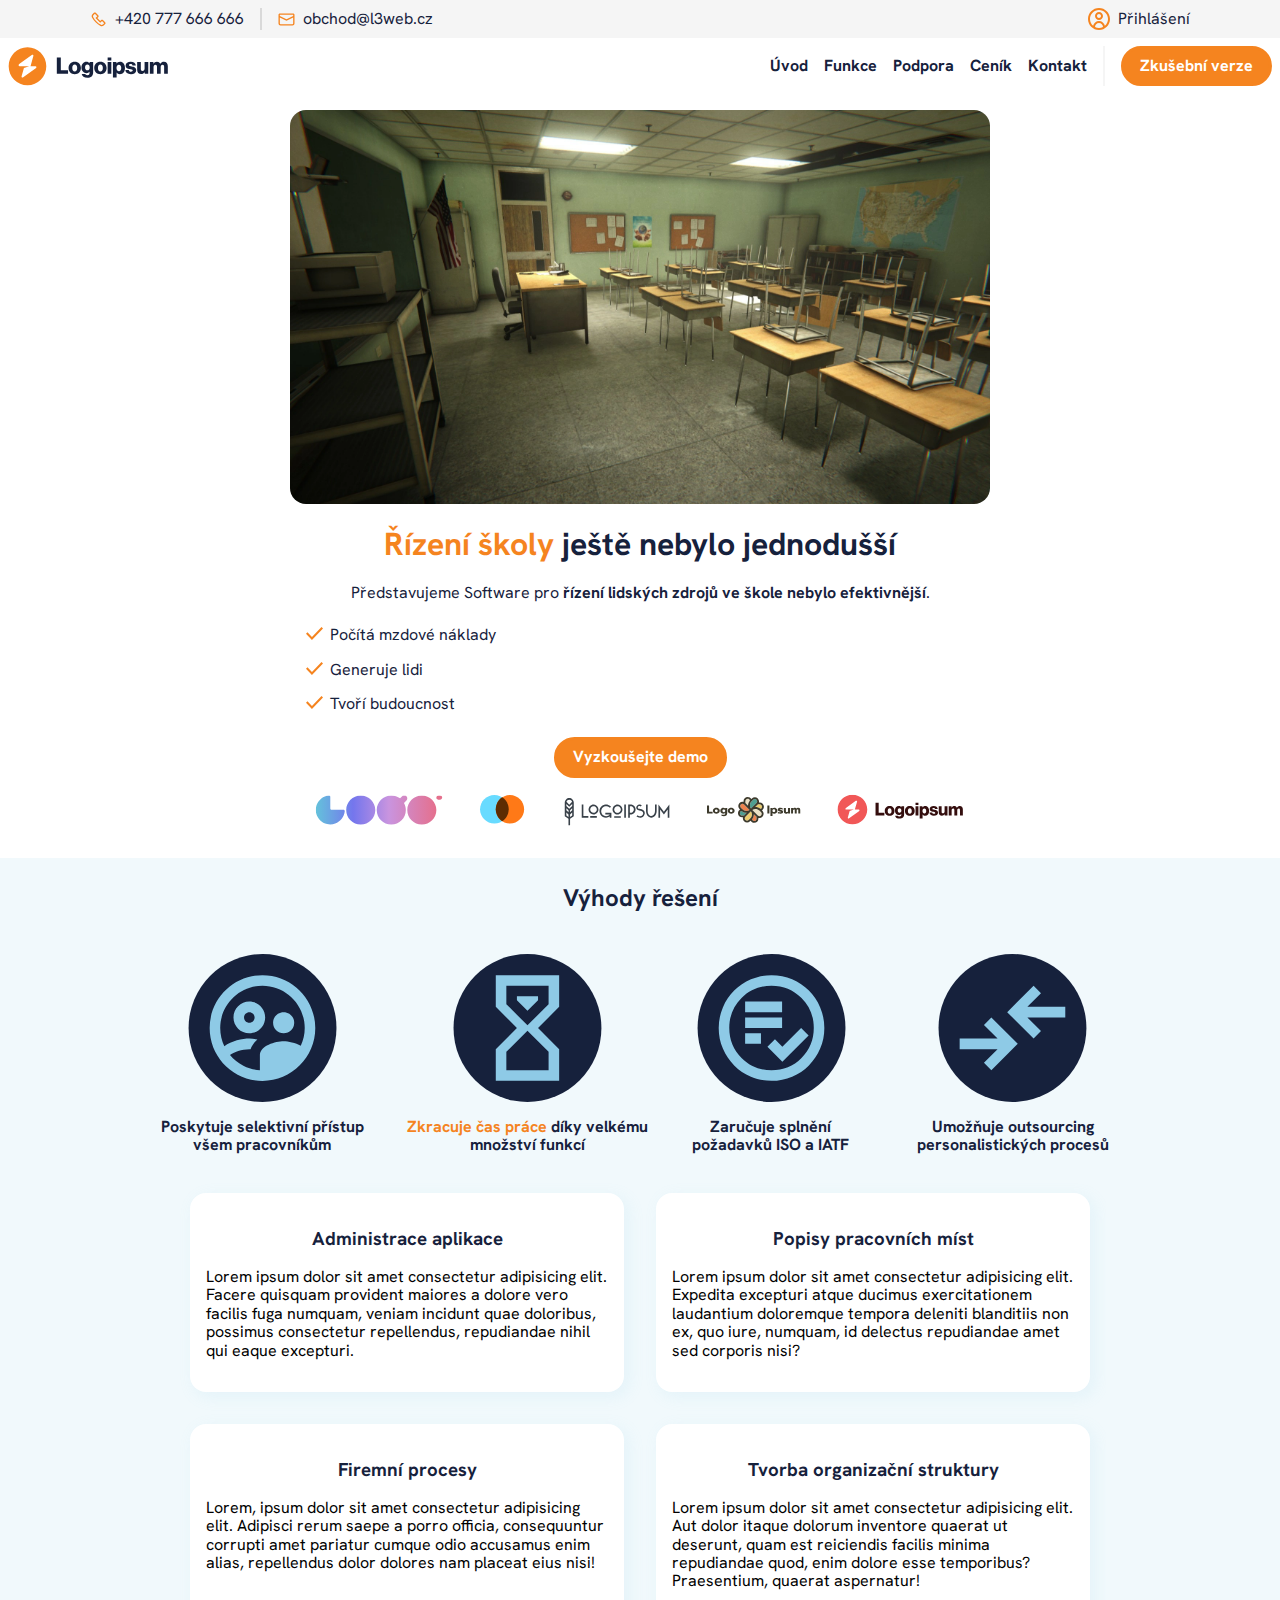
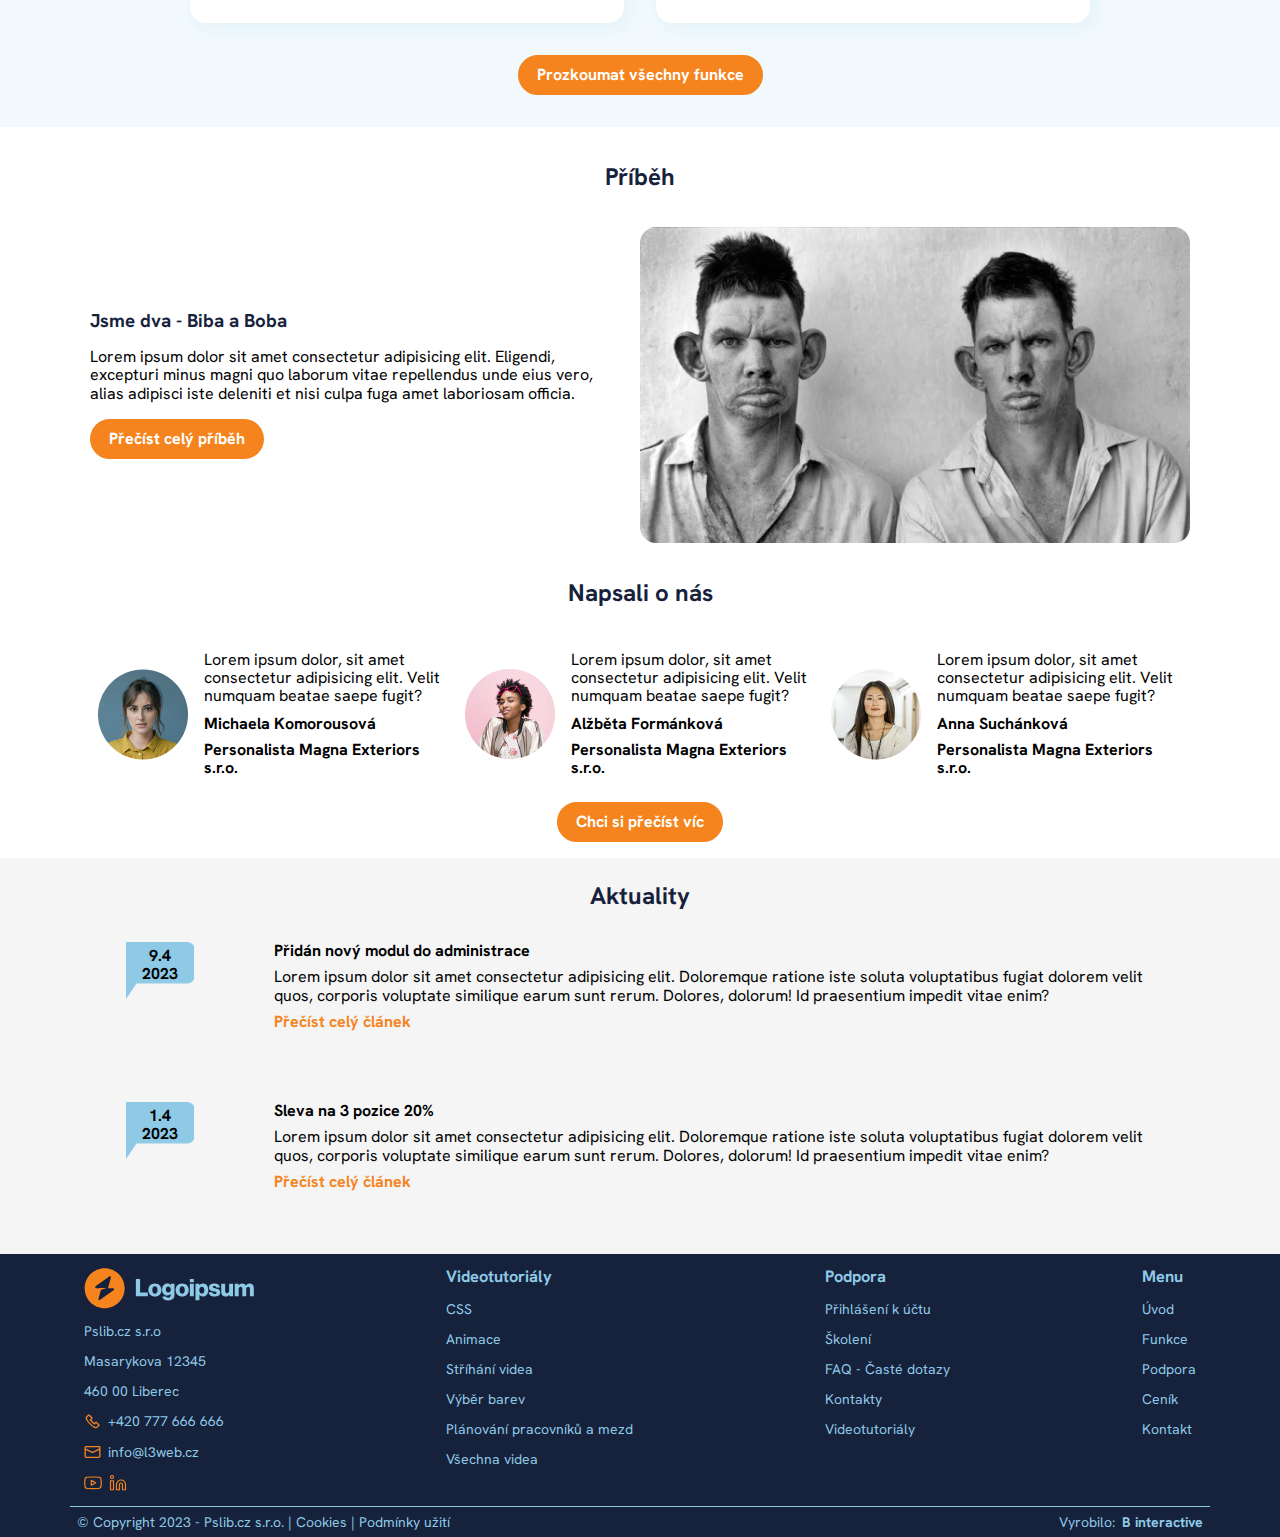
<file: index.html>
<!DOCTYPE html>
<html lang="cs">
<head>
    <meta charset="UTF-8">
    <meta http-equiv="X-UA-Compatible" content="IE=edge">
    <meta name="viewport" content="width=device-width, initial-scale=1.0">
    <link rel="shortcut icon" type="image/x-icon" href="./Images/The_Cat.png">
    <link rel="stylesheet" href="./CSS/normalize.css">
    <link rel="stylesheet" href="./CSS/styles.css">
    <link rel="preconnect" href="https://fonts.googleapis.com">
    <link rel="preconnect" href="https://fonts.gstatic.com" crossorigin>
    <link href="https://fonts.googleapis.com/css2?family=Hanken+Grotesk:ital,wght@0,400;0,500;0,700;1,400;1,500;1,700&display=swap" rel="stylesheet">
    <title>Logoipsum</title>
</head>
<body>
    <div class="headerfordesktop">
        <div class="headerfordesktop__content">
            <div class="headerfordesktop__content--mobileandmail">
                <a href="tel:+420777666666" class="linefooterkontakt"><img src="./Images/telephone.svg" alt="mobile">+420 777 666 666</a>
                <div class="headerfordesktop__content--mobileandmail--rectangle"></div>
                <a href="mailto:obchod@l3web.cz" class="linefooterkontakt"><img src="./Images/mail.svg" alt="mail">obchod@l3web.cz</a>
            </div>
            <a href="#"><img src="./Images/LogIn.svg" alt="Login">Přihlášení</a>
        </div>
    </div>
    <header class="header--flex">
        <a href="#">
            <img src="./Images/Logo5.svg" alt="Logo logoipsum" class="logo__image">
        </a>
        <div class="desktopvisible">
            <div class="navdesktop">
                <a href="#">Úvod
                    <div class="rectangeunderline"></div>
                </a>
                <a href="funkce.html">Funkce
                    <div class="rectangeunderline"></div>
                </a>
                <a href="#">Podpora
                    <div class="rectangeunderline"></div>
                </a>
                <a href="#">Ceník
                    <div class="rectangeunderline"></div>
                </a>
                <a href="kontakt.html">Kontakt
                    <div class="rectangeunderline"></div>
                </a>
                <div class="rectangenav"></div>
            </div>
            <a href="#" class="button">
                <p>Zkušební verze</p>
            </a>
        </div>
    </header>
    <div class="navigation">
        <div class="headernav showMenu">
            <h2>Menu</h2>
            <div class="iconheadermenu">
                <div class="rectangle1menu"></div>
                <div class="rectangle2menu"></div>
            </div>
        </div>
        <div class="menunavigation">
            <a href="#">Úvod</a>
            <a href="funkce.html">Funkce</a>
            <a href="https://www.youtube.com/watch?v=xvFZjo5PgG0&ab_channel=Duran">Podpora</a>
            <a href="https://www.youtube.com/watch?v=xvFZjo5PgG0&ab_channel=Duran">Ceník</a>
            <a href="kontakt.html">Kontakt</a>
        </div>
    </div>
    <main class="main">
        <header>
            <div class="header__content">
                <img src="./Images/School.jpg" alt="School">
                <div class="header__content--leftdesktop">
                    <h1><span class="texthightlightcolor">Řízení školy</span> ještě nebylo jednodušší</h1>
                    <p>Představujeme Software pro <span class="texthightlight">řízení lidských zdrojů ve škole nebylo efektivnější</span>.</p>
                    <ul class="draft">
                        <li>Počítá mzdové náklady</li>
                        <li>Generuje lidi</li>
                        <li>Tvoří budoucnost</li>
                    </ul>
                    <a href="#" class="button">
                        Vyzkoušejte demo
                    </a>
                </div>
            </div>
            <div class="listoflogos">
                <div class="logo logo1"></div>
                <div class="logo logo2"></div>
                <div class="logo logo3"></div>
                <div class="logo logo4"></div>
                <div class="logo logo5"></div>
            </div>
        </header>
        <article>
            <h2>Výhody řešení</h2>
            <div class="article_1">
                <figure>
                    <img src="./Images/Logofigure1.svg" alt="Logofigure1">
                    <figcaption>Poskytuje selektivní přístup všem pracovníkům</figcaption>
                </figure>
                <figure>
                    <img src="./Images/Logofigure2.svg" alt="Logofigure2">
                    <figcaption><span class="texthightlightcolor">Zkracuje čas práce</span> díky velkému množství funkcí</figcaption>
                </figure>
                <figure>
                    <img src="./Images/Logofigure3.svg" alt="Logofigure3">
                    <figcaption>Zaručuje splnění požadavků ISO a IATF</figcaption>
                </figure>
                <figure>
                    <img src="./Images/Logofigure4.svg" alt="Logofigure4">
                    <figcaption>Umožňuje outsourcing personalistických procesů</figcaption>
                </figure>
            </div>
            <div class="article_2">
                <div>
                    <h3>Administrace aplikace</h3>
                    <p>Lorem ipsum dolor sit amet consectetur adipisicing elit. Facere quisquam provident maiores a dolore vero facilis fuga numquam, veniam incidunt quae doloribus, possimus consectetur repellendus, repudiandae nihil qui eaque excepturi.</p>
                </div>
                <div>
                    <h3>Popisy pracovních míst</h3>
                    <p>Lorem ipsum dolor sit amet consectetur adipisicing elit. Expedita excepturi atque ducimus exercitationem laudantium doloremque tempora deleniti blanditiis non ex, quo iure, numquam, id delectus repudiandae amet sed corporis nisi?</p>
                </div>
                <div>
                    <h3>Firemní procesy</h3>
                    <p>Lorem, ipsum dolor sit amet consectetur adipisicing elit. Adipisci rerum saepe a porro officia, consequuntur corrupti amet pariatur cumque odio accusamus enim alias, repellendus dolor dolores nam placeat eius nisi!</p>
                </div>
                <div>
                    <h3>Tvorba organizační struktury</h3>
                    <p>Lorem ipsum dolor sit amet consectetur adipisicing elit. Aut dolor itaque dolorum inventore quaerat ut deserunt, quam est reiciendis facilis minima repudiandae quod, enim dolore esse temporibus? Praesentium, quaerat aspernatur!</p>
                </div>
            </div>
            <a href="#" class="button">Prozkoumat všechny funkce</a>
        </article>
        <section>
            <h2>Příběh</h2>
            <div class="pribeh">
                <img src="./Images/Biba_i_boba.jpg" alt="Biba i boba (creators)">
                <div class="pribeh__content">
                    <h3>Jsme dva - Biba a Boba</h3>
                    <p>Lorem ipsum dolor sit amet consectetur adipisicing elit. Eligendi, excepturi minus magni quo laborum vitae repellendus unde eius vero, alias adipisci iste deleniti et nisi culpa fuga amet laboriosam officia.</p>
                    <a href="#" class="button">Přečíst celý příběh</a>
                </div>
            </div>
            <h2>Napsali o nás</h2>
            <div class="comments">
                <div class="comments__item">
                    <img src="./Images/Portrait1.jpg" alt="Portrait1">
                    <div class="comments__item--flex">
                        <p>Lorem ipsum dolor, sit amet consectetur adipisicing elit. Velit numquam beatae saepe fugit? Ipsum earum dolore unde iste sunt ad excepturi, ab sed totam, obcaecati soluta vero asperiores, minus repudiandae!</p>
                        <p class="texthightlight">Michaela Komorousová</p>
                        <p class="texthightlight">Personalista Magna Exteriors s.r.o.</p>
                    </div>
                </div>
                <div class="comments__item">
                    <img src="./Images/Portrait2.jpg" alt="Portrait2">
                    <div class="comments__item--flex">
                        <p>Lorem ipsum dolor, sit amet consectetur adipisicing elit. Velit numquam beatae saepe fugit? Ipsum earum dolore unde iste sunt ad excepturi, ab sed totam, obcaecati soluta vero asperiores, minus repudiandae!</p>
                        <p class="texthightlight">Alžběta Formánková</p>
                        <p class="texthightlight">Personalista Magna Exteriors s.r.o.</p>
                    </div>
                </div>
                <div class="comments__item">
                    <img src="./Images/Portrait3.jpg" alt="Portrait3">
                    <div class="comments__item--flex">
                        <p>Lorem ipsum dolor, sit amet consectetur adipisicing elit. Velit numquam beatae saepe fugit? Ipsum earum dolore unde iste sunt ad excepturi, ab sed totam, obcaecati soluta vero asperiores, minus repudiandae!</p>
                        <p class="texthightlight">Anna Suchánková</p>
                        <p class="texthightlight">Personalista Magna Exteriors s.r.o.</p>
                    </div>
                </div>
            </div>
            <a href="#" class="button">Chci si přečíst víc</a>
        </section>
        <div class="news">
            <h2>Aktuality</h2>
            <div class="news__content">
                <div class="news__content--date">
                    <p class="texthightlight">9.4</p>
                    <p class="texthightlight">2023</p>
                </div>
                <div class="news__content--text">
                    <p class="texthightlight">Přidán nový modul do administrace</p>
                    <p class="textoverflow">Lorem ipsum dolor sit amet consectetur adipisicing elit. Doloremque ratione iste soluta voluptatibus fugiat dolorem velit quos, corporis voluptate similique earum sunt rerum. Dolores, dolorum! Id praesentium impedit vitae enim?</p>
                    <a class="texthightlightcolor texthightlight" href="#">Přečíst celý článek</a>
                </div>
            </div>
            <div class="news__content">
                <div class="news__content--date">
                    <p class="texthightlight">1.4</p>
                    <p class="texthightlight">2023</p>
                </div>
                <div class="news__content--text">
                    <p class="texthightlight">Sleva na  3 pozice 20%</p>
                    <p class="textoverflow">Lorem ipsum dolor sit amet consectetur adipisicing elit. Doloremque ratione iste soluta voluptatibus fugiat dolorem velit quos, corporis voluptate similique earum sunt rerum. Dolores, dolorum! Id praesentium impedit vitae enim?</p>
                    <a class="texthightlightcolor texthightlight" href="#">Přečíst celý článek</a>
                </div>
            </div>
        </div>
        <footer class="footer">
            <div class="footer-main">
                <div class="gridfooter">
                    <div class="block">
                        <a href="#"><img src="./Images/Logo__footer.svg" alt="Logo" class="mainlogofooter"></a>
                        <p>Pslib.cz s.r.o</p>
                        <p>Masarykova 12345</p>
                        <p>460 00 Liberec</p>
                        <a href="#" class="linefooterkontakt">
                            <img src="./Images/telephone.svg" alt="Telephone">
                            <p>+420 777 666 666</p>
                        </a>
                        <a href="#" class="linefooterkontakt">
                            <img src="./Images/mail.svg" alt="Mail">
                            <p>info@l3web.cz</p>
                        </a>
                        <div class="linefooterkontakt">
                            <a href="#"><img src="./Images/youtube.svg" alt="Youtube"></a>
                            <a href="#"><img src="./Images/linkedin.svg" alt="LinkedIn"></a>
                        </div>
                    </div>
                    <div class="block">
                        <h3>Videotutoriály</h3>
                        <a href="#">CSS</a>
                        <a href="#">Animace</a>
                        <a href="#">Stříhání videa</a>
                        <a href="#">Výběr barev</a>
                        <a href="#">Plánování pracovníků a mezd</a>
                        <a href="#">Všechna videa</a>
                    </div>
                    <div class="block">
                        <h3>Podpora</h3>
                        <a href="#">Přihlášení k účtu</a>
                        <a href="#">Školení</a>
                        <a href="#">FAQ - Časté dotazy</a>
                        <a href="#">Kontakty</a>
                        <a href="#">Videotutoriály</a>
                    </div>
                    <div class="block">
                        <h3>Menu</h3>
                        <a href="#">Úvod</a>
                        <a href="funkce.html">Funkce</a>
                        <a href="#">Podpora</a>
                        <a href="#">Ceník</a>
                        <a href="kontakt.html">Kontakt</a>
                    </div>
                </div>
                <div class="footer__footer">
                    <p>© Copyright 2023 - Pslib.cz s.r.o.   |   <a href="#">Cookies</a>    |   <a href="#">Podmínky užití</a></p>
                    <div>
                        <p>Vyrobilo:</p>
                        <p class="texthightlight"> B interactive</p>
                    </div>
                </div>
            </div>
        </footer>
    </main>
    <script>
    
        const headernav = document.querySelector(".headernav");
        const menunavigation = document.querySelector(".menunavigation");
        const rectangle1menu = document.querySelector(".rectangle1menu");
        const rectangle2menu = document.querySelector(".rectangle2menu");
        const active__main = document.querySelector(".main");
    
        function toggleMenu() {
          if (headernav.classList.contains("showMenu")) {
            headernav.classList.remove("showMenu")
            menunavigation.classList.add("active__menunavigation");
            rectangle1menu.classList.add("active__rectangle1menu");
            rectangle2menu.classList.add("active__rectangle2menu");
            active__main.classList.add("active__main");
            }   else {
                headernav.classList.add("showMenu")
                menunavigation.classList.remove("active__menunavigation");
                rectangle1menu.classList.remove("active__rectangle1menu");
                rectangle2menu.classList.remove("active__rectangle2menu");
                active__main.classList.remove("active__main");
                }
        }
    
        headernav.addEventListener("click", toggleMenu);
    
    </script>
</body>
</html>
</file>
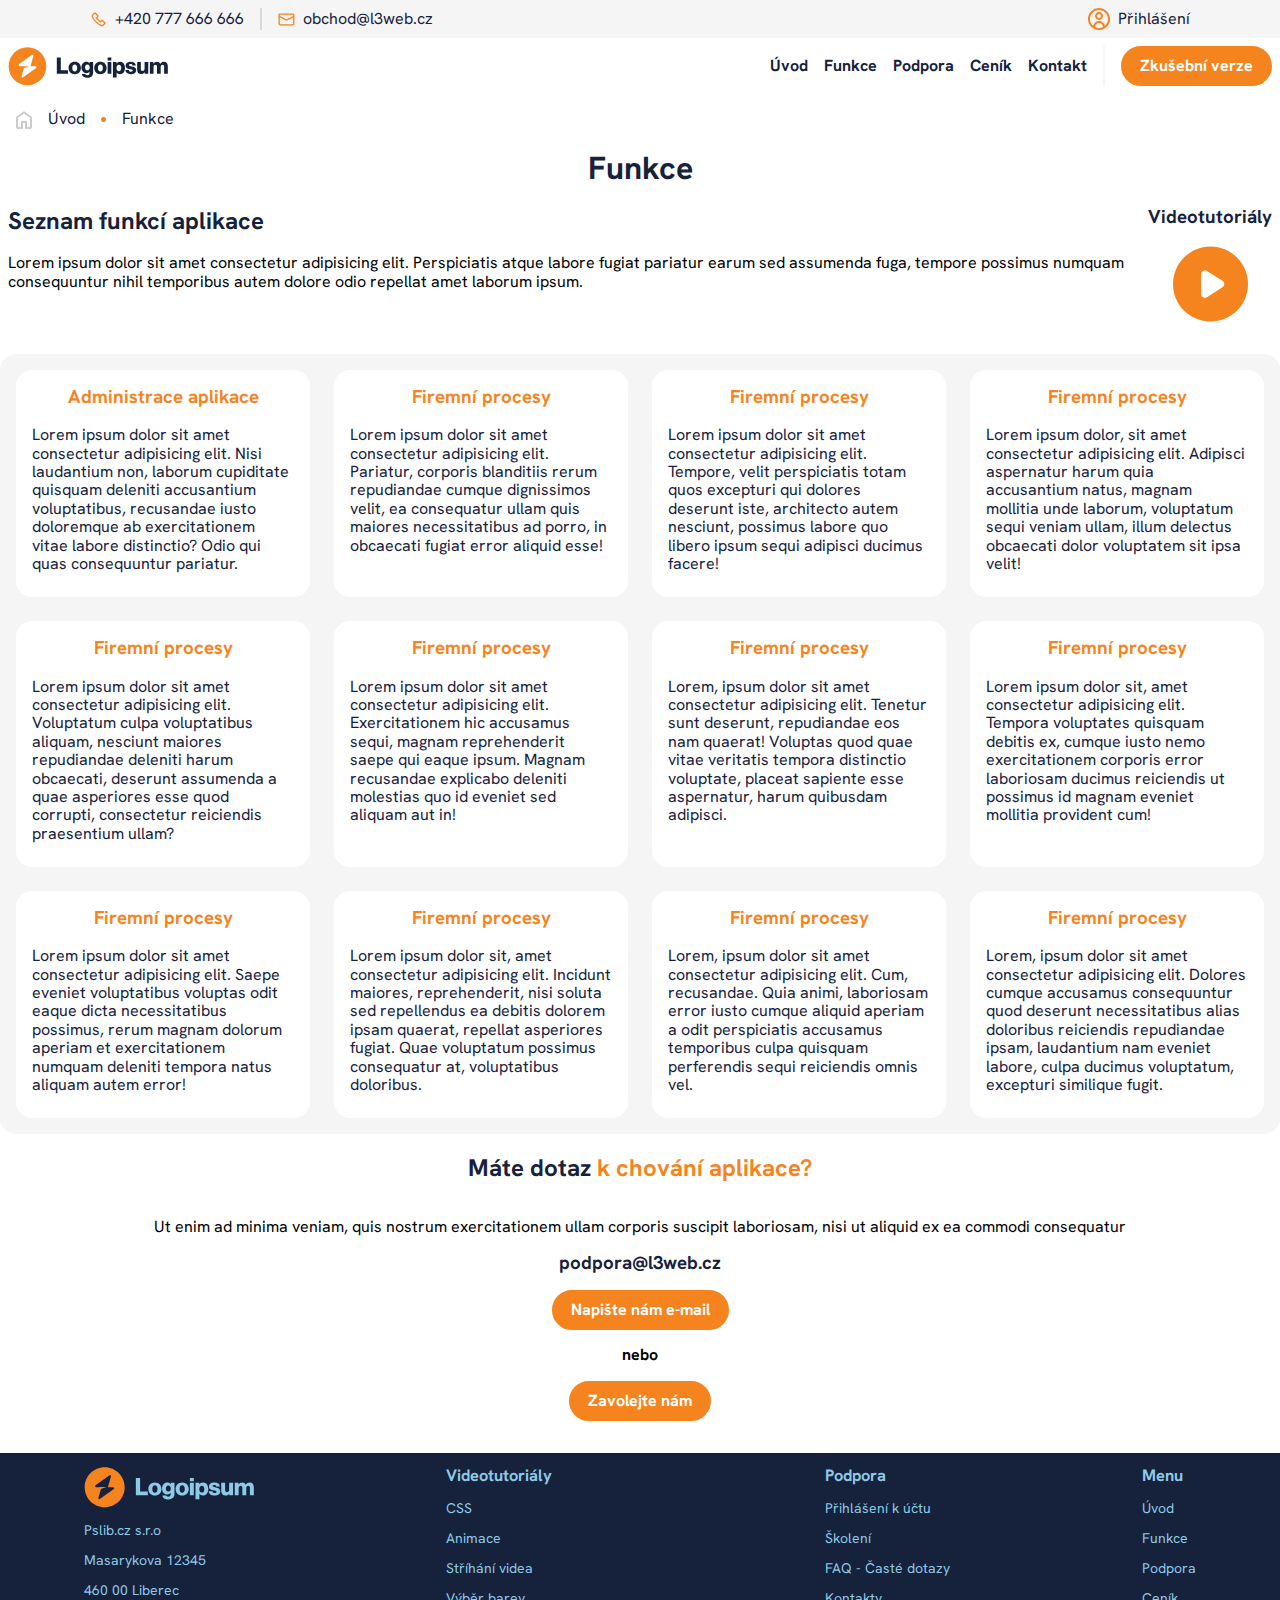
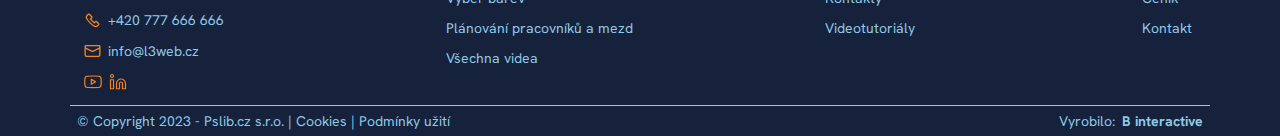
<file: funkce.html>
<!DOCTYPE html>
<html lang="cs">
<head>
    <meta charset="UTF-8">
    <meta http-equiv="X-UA-Compatible" content="IE=edge">
    <meta name="viewport" content="width=device-width, initial-scale=1.0">
    <link rel="shortcut icon" type="image/x-icon" href="./Images/The_Cat.png">
    <link rel="stylesheet" href="./CSS/normalize.css">
    <link rel="stylesheet" href="./CSS/styles.css">
    <link rel="stylesheet" href="./CSS/layout.css">
    <link rel="preconnect" href="https://fonts.googleapis.com">
    <link rel="preconnect" href="https://fonts.gstatic.com" crossorigin>
    <link href="https://fonts.googleapis.com/css2?family=Hanken+Grotesk:ital,wght@0,400;0,500;0,700;1,400;1,500;1,700&display=swap" rel="stylesheet">
    <title>Funkce | Logoipsum</title>
</head>
<body>
    <div class="headerfordesktop">
        <div class="headerfordesktop__content">
            <div class="headerfordesktop__content--mobileandmail">
                <a href="tel:+420777666666" class="linefooterkontakt"><img src="./Images/telephone.svg" alt="mobile">+420 777 666 666</a>
                <div class="headerfordesktop__content--mobileandmail--rectangle"></div>
                <a href="mailto:obchod@l3web.cz" class="linefooterkontakt"><img src="./Images/mail.svg" alt="mail">obchod@l3web.cz</a>
            </div>
            <a href="#"><img src="./Images/LogIn.svg" alt="Login">Přihlášení</a>
        </div>
    </div>
    <header class="header--flex">
        <a href="index.html">
            <img src="./Images/Logo5.svg" alt="Logo logoipsum" class="logo__image">
        </a>
        <div class="desktopvisible">
            <div class="navdesktop">
                <a href="index.html">Úvod
                    <div class="rectangeunderline"></div>
                </a>
                <a href="#">Funkce
                    <div class="rectangeunderline"></div>
                </a>
                <a href="#">Podpora
                    <div class="rectangeunderline"></div>
                </a>
                <a href="#">Ceník
                    <div class="rectangeunderline"></div>
                </a>
                <a href="kontakt.html">Kontakt
                    <div class="rectangeunderline"></div>
                </a>
                <div class="rectangenav"></div>
            </div>
            <a href="#" class="button">
                <p>Zkušební verze</p>
            </a>
        </div>
    </header>
    <div class="navigation">
        <div class="headernav showMenu">
            <h2>Menu</h2>
            <div class="iconheadermenu">
                <div class="rectangle1menu"></div>
                <div class="rectangle2menu"></div>
            </div>
        </div>
        <div class="menunavigation">
            <a href="index.html">Úvod</a>
            <a href="#">Funkce</a>
            <a href="https://www.youtube.com/watch?v=xvFZjo5PgG0&ab_channel=Duran">Podpora</a>
            <a href="https://www.youtube.com/watch?v=xvFZjo5PgG0&ab_channel=Duran">Ceník</a>
            <a href="kontakt.html">Kontakt</a>
        </div>
    </div>
    <main class="main">
        <div class="main__nav">
            <img src="./Images/House.svg" alt="House">
            <a href="index.html">Úvod</a>
            <div class="dot"></div>
            <p>Funkce</p>
        </div>
        <div class="main__header">
            <h1>Funkce</h1>
            <div class="main__header--content">
                <div class="main__header--content--tutorials1">
                    <h2>Seznam funkcí aplikace</h2>
                    <p>Lorem ipsum dolor sit amet consectetur adipisicing elit. Perspiciatis atque labore fugiat pariatur earum sed assumenda fuga, tempore possimus numquam consequuntur nihil temporibus autem dolore odio repellat amet laborum ipsum.</p>
                </div>
                <div class="main__header--content--tutorials">
                    <h3>Videotutoriály</h3>
                    <a href="#"><img src="./Images/Videotutoriály.svg" alt="Videotutoriály"></a>
                </div>
            </div>
        </div>
        <div class="tutotials">
            <a href="#">
                <h3>Administrace aplikace</h3>
                <p>Lorem ipsum dolor sit amet consectetur adipisicing elit. Nisi laudantium non, laborum cupiditate quisquam deleniti accusantium voluptatibus, recusandae iusto doloremque ab exercitationem vitae labore distinctio? Odio qui quas consequuntur pariatur.</p>
                <img src="./Images/Circle.svg" alt="Circle--hover">
            </a>
            <a href="#">
                <h3>Firemní procesy</h3>
                <p>Lorem ipsum dolor sit amet consectetur adipisicing elit. Pariatur, corporis blanditiis rerum repudiandae cumque dignissimos velit, ea consequatur ullam quis maiores necessitatibus ad porro, in obcaecati fugiat error aliquid esse!</p>
                <img src="./Images/Circle.svg" alt="Circle--hover">
            </a>
            <a href="#">
                <h3>Firemní procesy</h3>
                <p>Lorem ipsum dolor sit amet consectetur adipisicing elit. Tempore, velit perspiciatis totam quos excepturi qui dolores deserunt iste, architecto autem nesciunt, possimus labore quo libero ipsum sequi adipisci ducimus facere!</p>
                <img src="./Images/Circle.svg" alt="Circle--hover">
            </a>
            <a href="#">
                <h3>Firemní procesy</h3>
                <p>Lorem ipsum dolor, sit amet consectetur adipisicing elit. Adipisci aspernatur harum quia accusantium natus, magnam mollitia unde laborum, voluptatum sequi veniam ullam, illum delectus obcaecati dolor voluptatem sit ipsa velit!</p>
                <img src="./Images/Circle.svg" alt="Circle--hover">
            </a>
            <a href="#">
                <h3>Firemní procesy</h3>
                <p>Lorem ipsum dolor sit amet consectetur adipisicing elit. Voluptatum culpa voluptatibus aliquam, nesciunt maiores repudiandae deleniti harum obcaecati, deserunt assumenda a quae asperiores esse quod corrupti, consectetur reiciendis praesentium ullam?</p>
                <img src="./Images/Circle.svg" alt="Circle--hover">
            </a>
            <a href="#">
                <h3>Firemní procesy</h3>
                <p>Lorem ipsum dolor sit amet consectetur adipisicing elit. Exercitationem hic accusamus sequi, magnam reprehenderit saepe qui eaque ipsum. Magnam recusandae explicabo deleniti molestias quo id eveniet sed aliquam aut in!</p>
                <img src="./Images/Circle.svg" alt="Circle--hover">
            </a>
            <a href="#">
                <h3>Firemní procesy</h3>
                <p>Lorem, ipsum dolor sit amet consectetur adipisicing elit. Tenetur sunt deserunt, repudiandae eos nam quaerat! Voluptas quod quae vitae veritatis tempora distinctio voluptate, placeat sapiente esse aspernatur, harum quibusdam adipisci.</p>
                <img src="./Images/Circle.svg" alt="Circle--hover">
            </a>
            <a href="#">
                <h3>Firemní procesy</h3>
                <p>Lorem ipsum dolor sit, amet consectetur adipisicing elit. Tempora voluptates quisquam debitis ex, cumque iusto nemo exercitationem corporis error laboriosam ducimus reiciendis ut possimus id magnam eveniet mollitia provident cum!</p>
                <img src="./Images/Circle.svg" alt="Circle--hover">
            </a>
            <a href="#">
                <h3>Firemní procesy</h3>
                <p>Lorem ipsum dolor sit amet consectetur adipisicing elit. Saepe eveniet voluptatibus voluptas odit eaque dicta necessitatibus possimus, rerum magnam dolorum aperiam et exercitationem numquam deleniti tempora natus aliquam autem error!</p>
                <img src="./Images/Circle.svg" alt="Circle--hover">
            </a>
            <a href="#">
                <h3>Firemní procesy</h3>
                <p>Lorem ipsum dolor sit, amet consectetur adipisicing elit. Incidunt maiores, reprehenderit, nisi soluta sed repellendus ea debitis dolorem ipsam quaerat, repellat asperiores fugiat. Quae voluptatum possimus consequatur at, voluptatibus doloribus.</p>
                <img src="./Images/Circle.svg" alt="Circle--hover">
            </a>
            <a href="#">
                <h3>Firemní procesy</h3>
                <p>Lorem, ipsum dolor sit amet consectetur adipisicing elit. Cum, recusandae. Quia animi, laboriosam error iusto cumque aliquid aperiam a odit perspiciatis accusamus temporibus culpa quisquam perferendis sequi reiciendis omnis vel.</p>
                <img src="./Images/Circle.svg" alt="Circle--hover">
            </a>
            <a href="#">
                <h3>Firemní procesy</h3>
                <p>Lorem, ipsum dolor sit amet consectetur adipisicing elit. Dolores cumque accusamus consequuntur quod deserunt necessitatibus alias doloribus reiciendis repudiandae ipsam, laudantium nam eveniet labore, culpa ducimus voluptatum, excepturi similique fugit.</p>
                <img src="./Images/Circle.svg" alt="Circle--hover">
            </a>
        </div>
        <div class="functionproblem">
            <h2 class="texthightlight">Máte dotaz <span class="texthightlightcolor">k chování aplikace?</span></h2>
            <p>Ut enim ad minima veniam, quis nostrum exercitationem ullam corporis suscipit laboriosam, nisi ut aliquid ex ea commodi consequatur</p>
            <h3 class="texthightlight">podpora@l3web.cz</h3>
            <a href="mailto:podpora@l3web.cz" class="button">Napište nám e-mail</a>
            <p class="texthightlight">nebo</p>
            <a href="tel:+420777666222" class="button">Zavolejte nám</a>
        </div>
        <footer class="footer">
            <div class="footer-main">
                <div class="gridfooter">
                    <div class="block">
                        <a href="index.html"><img src="./Images/Logo__footer.svg" alt="Logo" class="mainlogofooter"></a>
                        <p>Pslib.cz s.r.o</p>
                        <p>Masarykova 12345</p>
                        <p>460 00 Liberec</p>
                        <a href="#" class="linefooterkontakt">
                            <img src="./Images/telephone.svg" alt="Telephone">
                            <p>+420 777 666 666</p>
                        </a>
                        <a href="#" class="linefooterkontakt">
                            <img src="./Images/mail.svg" alt="Mail">
                            <p>info@l3web.cz</p>
                        </a>
                        <div class="linefooterkontakt">
                            <a href="#"><img src="./Images/youtube.svg" alt="Youtube"></a>
                            <a href="#"><img src="./Images/linkedin.svg" alt="LinkedIn"></a>
                        </div>
                    </div>
                    <div class="block">
                        <h3>Videotutoriály</h3>
                        <a href="#">CSS</a>
                        <a href="#">Animace</a>
                        <a href="#">Stříhání videa</a>
                        <a href="#">Výběr barev</a>
                        <a href="#">Plánování pracovníků a mezd</a>
                        <a href="#">Všechna videa</a>
                    </div>
                    <div class="block">
                        <h3>Podpora</h3>
                        <a href="#">Přihlášení k účtu</a>
                        <a href="#">Školení</a>
                        <a href="#">FAQ - Časté dotazy</a>
                        <a href="#">Kontakty</a>
                        <a href="#">Videotutoriály</a>
                    </div>
                    <div class="block">
                        <h3>Menu</h3>
                        <a href="#">Úvod</a>
                        <a href="funkce.html">Funkce</a>
                        <a href="#">Podpora</a>
                        <a href="#">Ceník</a>
                        <a href="kontakt.html">Kontakt</a>
                    </div>
                </div>
                <div class="footer__footer">
                    <p>© Copyright 2023 - Pslib.cz s.r.o.   |   <a href="#">Cookies</a>    |   <a href="#">Podmínky užití</a></p>
                    <div>
                        <p>Vyrobilo:</p>
                        <p class="texthightlight"> B interactive</p>
                    </div>
                </div>
            </div>
        </footer>
    </main>
    <script>
    
        const headernav = document.querySelector(".headernav");
        const menunavigation = document.querySelector(".menunavigation");
        const rectangle1menu = document.querySelector(".rectangle1menu");
        const rectangle2menu = document.querySelector(".rectangle2menu");
        const active__main = document.querySelector(".main");
    
        function toggleMenu() {
          if (headernav.classList.contains("showMenu")) {
            headernav.classList.remove("showMenu")
            menunavigation.classList.add("active__menunavigation");
            rectangle1menu.classList.add("active__rectangle1menu");
            rectangle2menu.classList.add("active__rectangle2menu");
            active__main.classList.add("active__main");
            }   else {
                headernav.classList.add("showMenu")
                menunavigation.classList.remove("active__menunavigation");
                rectangle1menu.classList.remove("active__rectangle1menu");
                rectangle2menu.classList.remove("active__rectangle2menu");
                active__main.classList.remove("active__main");
                }
        }
    
        headernav.addEventListener("click", toggleMenu);
    
    </script>
</body>
</file>
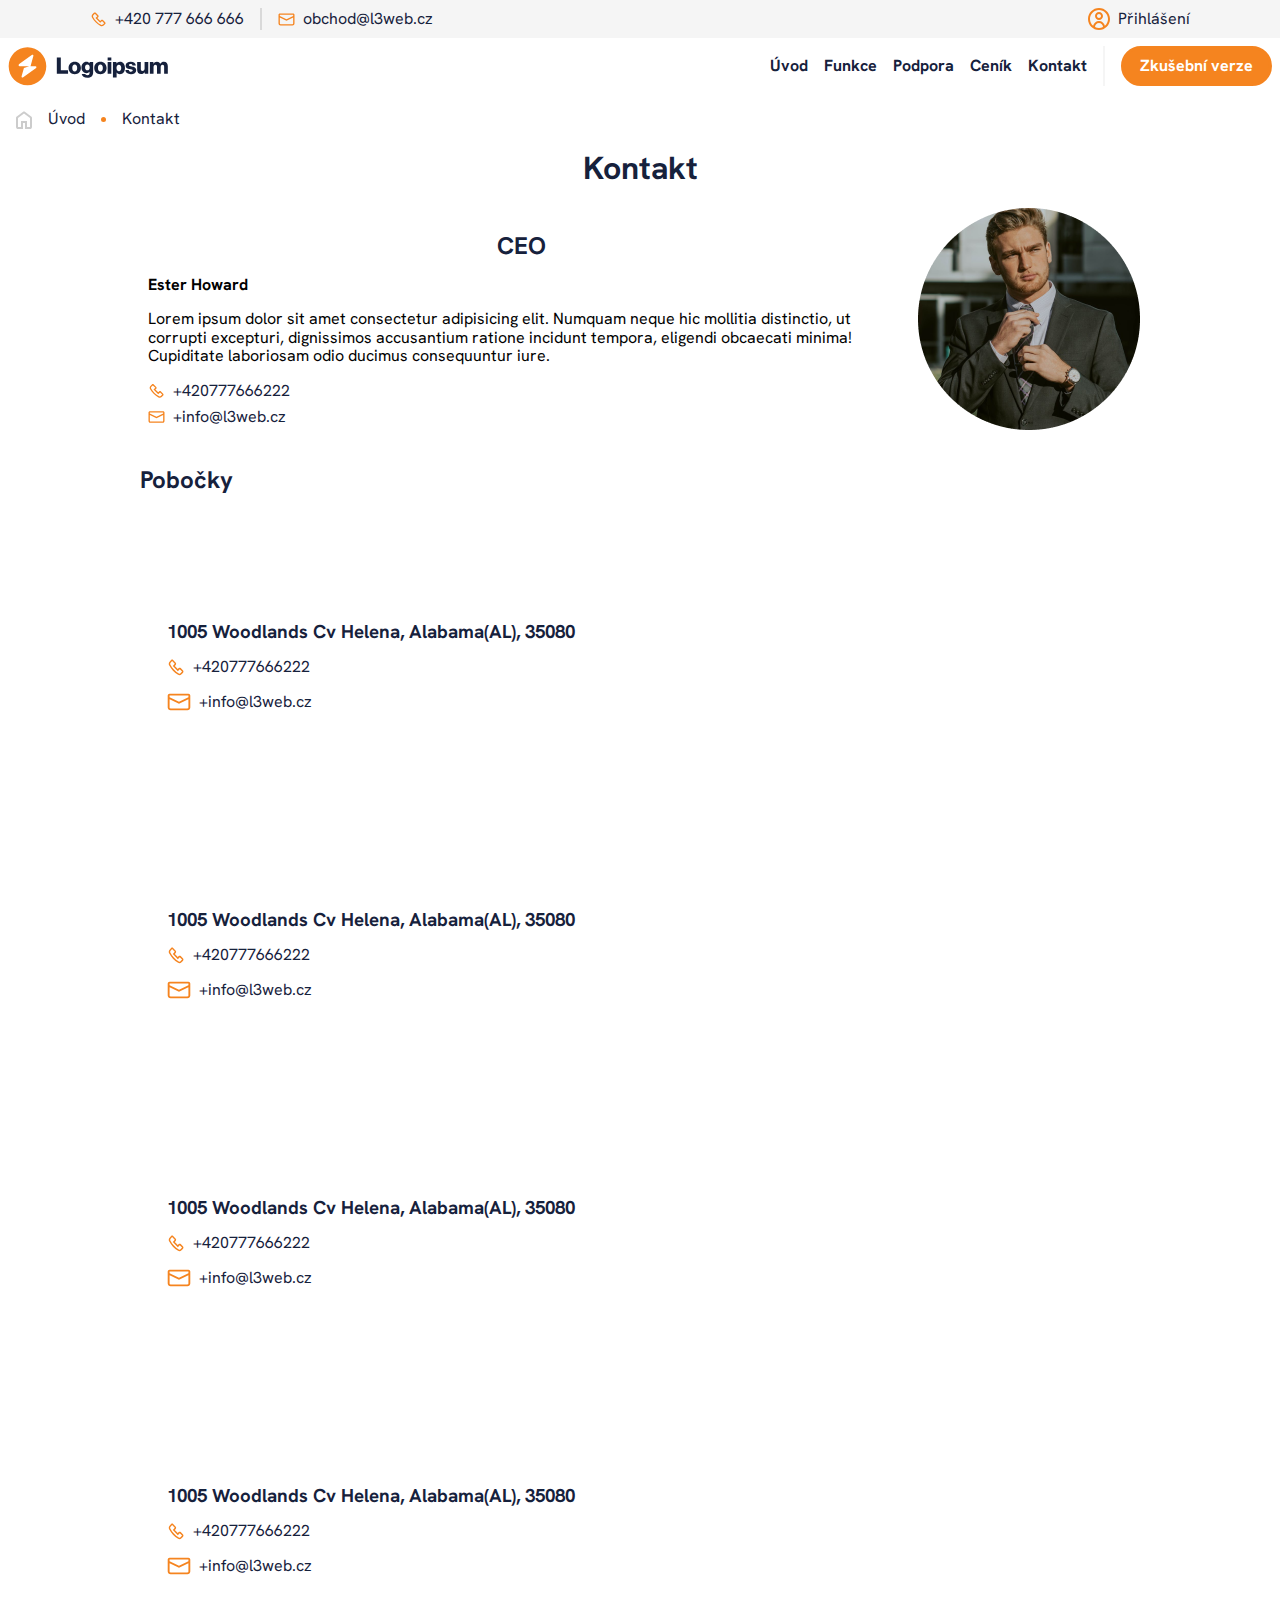
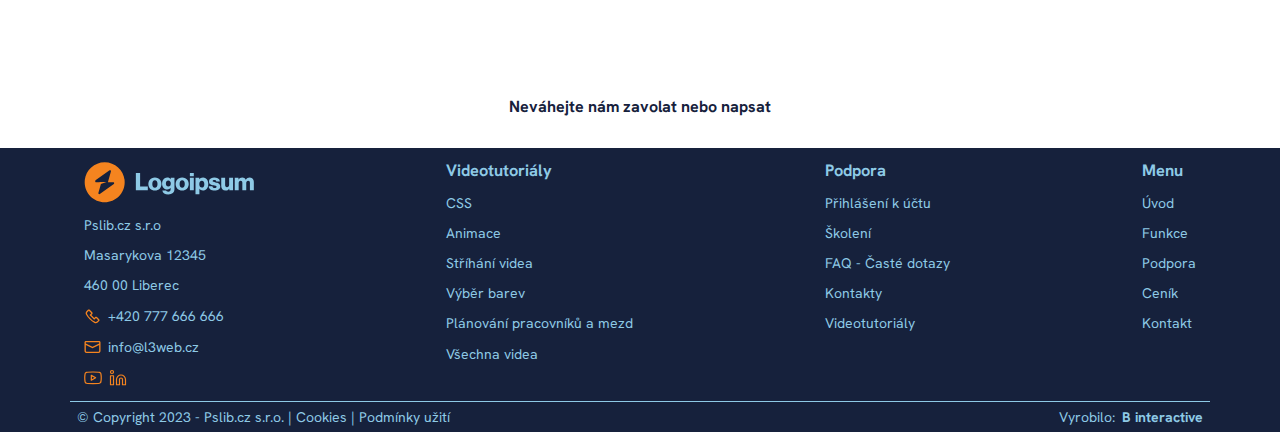
<file: kontakt.html>
<!DOCTYPE html>
<html lang="cs">
<head>
    <meta charset="UTF-8">
    <meta http-equiv="X-UA-Compatible" content="IE=edge">
    <meta name="viewport" content="width=device-width, initial-scale=1.0">
    <link rel="shortcut icon" type="image/x-icon" href="./Images/The_Cat.png">
    <link rel="stylesheet" href="./CSS/normalize.css">
    <link rel="stylesheet" href="./CSS/styles.css">
    <link rel="stylesheet" href="./CSS/components.css">
    <link rel="preconnect" href="https://fonts.googleapis.com">
    <link rel="preconnect" href="https://fonts.gstatic.com" crossorigin>
    <link href="https://fonts.googleapis.com/css2?family=Hanken+Grotesk:ital,wght@0,400;0,500;0,700;1,400;1,500;1,700&display=swap" rel="stylesheet">
    <title>Kontakt | Logoipsum</title>
</head>
<body>
    <div class="headerfordesktop">
        <div class="headerfordesktop__content">
            <div class="headerfordesktop__content--mobileandmail">
                <a href="tel:+420777666666" class="linefooterkontakt"><img src="./Images/telephone.svg" alt="mobile">+420 777 666 666</a>
                <div class="headerfordesktop__content--mobileandmail--rectangle"></div>
                <a href="mailto:obchod@l3web.cz" class="linefooterkontakt"><img src="./Images/mail.svg" alt="mail">obchod@l3web.cz</a>
            </div>
            <a href="#"><img src="./Images/LogIn.svg" alt="Login">Přihlášení</a>
        </div>
    </div>
    <header class="header--flex">
        <a href="index.html">
            <img src="./Images/Logo5.svg" alt="Logo logoipsum" class="logo__image">
        </a>
        <div class="desktopvisible">
            <div class="navdesktop">
                <a href="index.html">Úvod
                    <div class="rectangeunderline"></div>
                </a>
                <a href="funkce.html">Funkce
                    <div class="rectangeunderline"></div>
                </a>
                <a href="#">Podpora
                    <div class="rectangeunderline"></div>
                </a>
                <a href="#">Ceník
                    <div class="rectangeunderline"></div>
                </a>
                <a href="#">Kontakt
                    <div class="rectangeunderline"></div>
                </a>
                <div class="rectangenav"></div>
            </div>
            <a href="#" class="button">
                <p>Zkušební verze</p>
            </a>
        </div>
    </header>
    <div class="navigation">
        <div class="headernav showMenu">
            <h2>Menu</h2>
            <div class="iconheadermenu">
                <div class="rectangle1menu"></div>
                <div class="rectangle2menu"></div>
            </div>
        </div>
        <div class="menunavigation">
            <a href="index.html">Úvod</a>
            <a href="funkce.html">Funkce</a>
            <a href="https://www.youtube.com/watch?v=xvFZjo5PgG0&ab_channel=Duran">Podpora</a>
            <a href="https://www.youtube.com/watch?v=xvFZjo5PgG0&ab_channel=Duran">Ceník</a>
            <a href="#">Kontakt</a>
        </div>
    </div>
    <main class="main">
        <div class="main__nav">
            <img src="./Images/House.svg" alt="House">
            <a href="index.html">Úvod</a>
            <div class="dot"></div>
            <p>Kontakt</p>
        </div>
        <h1>Kontakt</h1>
        <div class="main__header">
            <h2>CEO</h2>
            <img src="./Images/CEO.png" alt="CEO">
            <p class="texthightlight">Ester Howard</p>
            <p>Lorem ipsum dolor sit amet consectetur adipisicing elit. Numquam neque hic mollitia distinctio, ut corrupti excepturi, dignissimos accusantium ratione incidunt tempora, eligendi obcaecati minima! Cupiditate laboriosam odio ducimus consequuntur iure.</p>
            <div class="main__header--content">
                <div class="linefooterkontakt">
                    <img src="./Images/telephone.svg" alt="Telephone">
                    <a href="tel:+420777666222">+420777666222</a>
                </div>
                <div class="linefooterkontakt">
                    <img src="./Images/mail.svg" alt="Mail">
                    <a href="mailto:info@l3web.cz">+info@l3web.cz</a>
                </div>
            </div>
        </div>
        <div class="main__header2">
                <img src="./Images/CEO.png" alt="CEO">
                <div class="main__header2--content">
                    <h2>CEO</h2>
                    <p class="texthightlight">Ester Howard</p>
                    <p>Lorem ipsum dolor sit amet consectetur adipisicing elit. Numquam neque hic mollitia distinctio, ut corrupti excepturi, dignissimos accusantium ratione incidunt tempora, eligendi obcaecati minima! Cupiditate laboriosam odio ducimus consequuntur iure.</p>
                    <div class="main__header--content">
                        <div class="linefooterkontakt">
                            <img src="./Images/telephone.svg" alt="Telephone">
                            <a href="tel:+420777666222">+420777666222</a>
                        </div>
                        <div class="linefooterkontakt">
                            <img src="./Images/mail.svg" alt="Mail">
                            <a href="mailto:info@l3web.cz">+info@l3web.cz</a>
                        </div>
                    </div>
                </div>
        </div>
        <div class="contentkontakt">
            <h2>Pobočky</h2>
            <div class="subsidiary">
                <iframe src="https://www.google.com/maps/embed?pb=!1m18!1m12!1m3!1d40995.47282129683!2d30.21389471164146!3d51.27418898341431!2m3!1f0!2f0!3f0!3m2!1i1024!2i768!4f13.1!3m3!1m2!1s0x472a8f00e898abcf%3A0x14bcceabdbfd5d2c!2sChornobyl%2C%20Kyiv%20Oblast%2C%20Ukraine!5e1!3m2!1sen!2sru!4v1681130021273!5m2!1sen!2sru" width="800" height="600" style="border:0;" allowfullscreen="" loading="lazy" referrerpolicy="no-referrer-when-downgrade"></iframe>
                <div class="subsidiary__info">
                    <h3>1005 Woodlands Cv Helena, Alabama(AL), 35080</h3>
                    <div class="linefooterkontakt">
                        <img src="./Images/telephone.svg" alt="Telephone">
                        <a href="tel:+420777666222">+420777666222</a>
                    </div>
                    <div class="linefooterkontakt">
                        <img src="./Images/mail.svg" alt="Mail">
                        <a href="mailto:info@l3web.cz">+info@l3web.cz</a>
                    </div>
                </div>
            </div>
            <div class="subsidiary">
                <iframe src="https://www.google.com/maps/embed?pb=!1m18!1m12!1m3!1d40995.47282129683!2d30.21389471164146!3d51.27418898341431!2m3!1f0!2f0!3f0!3m2!1i1024!2i768!4f13.1!3m3!1m2!1s0x472a8f00e898abcf%3A0x14bcceabdbfd5d2c!2sChornobyl%2C%20Kyiv%20Oblast%2C%20Ukraine!5e1!3m2!1sen!2sru!4v1681130021273!5m2!1sen!2sru" width="800" height="600" style="border:0;" allowfullscreen="" loading="lazy" referrerpolicy="no-referrer-when-downgrade"></iframe>
                <div class="subsidiary__info">
                    <h3>1005 Woodlands Cv Helena, Alabama(AL), 35080</h3>
                    <div class="linefooterkontakt">
                        <img src="./Images/telephone.svg" alt="Telephone">
                        <a href="tel:+420777666222">+420777666222</a>
                    </div>
                    <div class="linefooterkontakt">
                        <img src="./Images/mail.svg" alt="Mail">
                        <a href="mailto:info@l3web.cz">+info@l3web.cz</a>
                    </div>
                </div>
            </div>
            <div class="subsidiary">
                <iframe src="https://www.google.com/maps/embed?pb=!1m18!1m12!1m3!1d40995.47282129683!2d30.21389471164146!3d51.27418898341431!2m3!1f0!2f0!3f0!3m2!1i1024!2i768!4f13.1!3m3!1m2!1s0x472a8f00e898abcf%3A0x14bcceabdbfd5d2c!2sChornobyl%2C%20Kyiv%20Oblast%2C%20Ukraine!5e1!3m2!1sen!2sru!4v1681130021273!5m2!1sen!2sru" width="800" height="600" style="border:0;" allowfullscreen="" loading="lazy" referrerpolicy="no-referrer-when-downgrade"></iframe>
                <div class="subsidiary__info">
                    <h3>1005 Woodlands Cv Helena, Alabama(AL), 35080</h3>
                    <div class="linefooterkontakt">
                        <img src="./Images/telephone.svg" alt="Telephone">
                        <a href="tel:+420777666222">+420777666222</a>
                    </div>
                    <div class="linefooterkontakt">
                        <img src="./Images/mail.svg" alt="Mail">
                        <a href="mailto:info@l3web.cz">+info@l3web.cz</a>
                    </div>
                </div>
            </div>
            <div class="subsidiary">
                <iframe src="https://www.google.com/maps/embed?pb=!1m18!1m12!1m3!1d40995.47282129683!2d30.21389471164146!3d51.27418898341431!2m3!1f0!2f0!3f0!3m2!1i1024!2i768!4f13.1!3m3!1m2!1s0x472a8f00e898abcf%3A0x14bcceabdbfd5d2c!2sChornobyl%2C%20Kyiv%20Oblast%2C%20Ukraine!5e1!3m2!1sen!2sru!4v1681130021273!5m2!1sen!2sru" width="800" height="600" style="border:0;" allowfullscreen="" loading="lazy" referrerpolicy="no-referrer-when-downgrade"></iframe>
                <div class="subsidiary__info">
                    <h3>1005 Woodlands Cv Helena, Alabama(AL), 35080</h3>
                    <div class="linefooterkontakt">
                        <img src="./Images/telephone.svg" alt="Telephone">
                        <a href="tel:+420777666222">+420777666222</a>
                    </div>
                    <div class="linefooterkontakt">
                        <img src="./Images/mail.svg" alt="Mail">
                        <a href="mailto:info@l3web.cz">+info@l3web.cz</a>
                    </div>
                </div>
            </div>
            <p class="texthightlight">Neváhejte nám zavolat nebo napsat</p>
        </div>
        <footer class="footer">
            <div class="footer-main">
                <div class="gridfooter">
                    <div class="block">
                        <a href="index.html"><img src="./Images/Logo__footer.svg" alt="Logo" class="mainlogofooter"></a>
                        <p>Pslib.cz s.r.o</p>
                        <p>Masarykova 12345</p>
                        <p>460 00 Liberec</p>
                        <a href="#" class="linefooterkontakt">
                            <img src="./Images/telephone.svg" alt="Telephone">
                            <p>+420 777 666 666</p>
                        </a>
                        <a href="#" class="linefooterkontakt">
                            <img src="./Images/mail.svg" alt="Mail">
                            <p>info@l3web.cz</p>
                        </a>
                        <div class="linefooterkontakt">
                            <a href="#"><img src="./Images/youtube.svg" alt="Youtube"></a>
                            <a href="#"><img src="./Images/linkedin.svg" alt="LinkedIn"></a>
                        </div>
                    </div>
                    <div class="block">
                        <h3>Videotutoriály</h3>
                        <a href="#">CSS</a>
                        <a href="#">Animace</a>
                        <a href="#">Stříhání videa</a>
                        <a href="#">Výběr barev</a>
                        <a href="#">Plánování pracovníků a mezd</a>
                        <a href="#">Všechna videa</a>
                    </div>
                    <div class="block">
                        <h3>Podpora</h3>
                        <a href="#">Přihlášení k účtu</a>
                        <a href="#">Školení</a>
                        <a href="#">FAQ - Časté dotazy</a>
                        <a href="#">Kontakty</a>
                        <a href="#">Videotutoriály</a>
                    </div>
                    <div class="block">
                        <h3>Menu</h3>
                        <a href="#">Úvod</a>
                        <a href="funkce.html">Funkce</a>
                        <a href="#">Podpora</a>
                        <a href="#">Ceník</a>
                        <a href="kontakt.html">Kontakt</a>
                    </div>
                </div>
                <div class="footer__footer">
                    <p>© Copyright 2023 - Pslib.cz s.r.o.   |   <a href="#">Cookies</a>    |   <a href="#">Podmínky užití</a></p>
                    <div>
                        <p>Vyrobilo:</p>
                        <p class="texthightlight"> B interactive</p>
                    </div>
                </div>
            </div>
        </footer>
    </main>
    <script>
    
        const headernav = document.querySelector(".headernav");
        const menunavigation = document.querySelector(".menunavigation");
        const rectangle1menu = document.querySelector(".rectangle1menu");
        const rectangle2menu = document.querySelector(".rectangle2menu");
        const active__main = document.querySelector(".main");
    
        function toggleMenu() {
          if (headernav.classList.contains("showMenu")) {
            headernav.classList.remove("showMenu")
            menunavigation.classList.add("active__menunavigation");
            rectangle1menu.classList.add("active__rectangle1menu");
            rectangle2menu.classList.add("active__rectangle2menu");
            active__main.classList.add("active__main");
            }   else {
                headernav.classList.add("showMenu")
                menunavigation.classList.remove("active__menunavigation");
                rectangle1menu.classList.remove("active__rectangle1menu");
                rectangle2menu.classList.remove("active__rectangle2menu");
                active__main.classList.remove("active__main");
                }
        }
    
        headernav.addEventListener("click", toggleMenu);
    
    </script>
</body>
</file>
<file: CSS/styles.css>
:root {
    --orange: #F5841F;
    --lightblue: #8ECAE6;
    --lightbluetransparent: rgba(142, 202, 230, 12%);
    --darkblue: #16213C;
    --grey: #F5F5F5;
}

html {
    font-family: 'Hanken Grotesk', sans-serif;
}

body {
    height: 0;
}

p {
    margin: 0;
}

h1, h2, h3 {
    text-align: center;
    color: var(--darkblue);
}

.headerfordesktop {
    background-color: var(--grey);
    display: flex;
}

.headerfordesktop > .headerfordesktop__content {
    display: flex;
    width: 1100px;
    margin: 0 auto;
    justify-content: space-between;
    padding: .5em;
}

.headerfordesktop > .headerfordesktop__content > .headerfordesktop__content--mobileandmail {
    display: flex;
    gap: 1em;
}

.headerfordesktop > .headerfordesktop__content > .headerfordesktop__content--mobileandmail > .headerfordesktop__content--mobileandmail--rectangle {
    width: 2px;
    background-color: #D9D9D9;
    height: 100%;
}

.headerfordesktop > .headerfordesktop__content a {
    color: var(--darkblue);
    display: flex;
    white-space: nowrap;
    align-items: center;
    gap: .5em;
}

.headerfordesktop > .headerfordesktop__content a:hover {
    color: var(--orange);
}

.header--flex {
    display: flex;
    position: relative;
    z-index: 5;
    justify-content: space-between;
    padding: .5em;
    align-items: center;
    background-color: white;
    flex-wrap: wrap;
    max-width: 1300px;
    margin: 0 auto;
}

.header--flex > .desktopvisible {
    display: flex;
    gap: 1em;
}

.header--flex > .desktopvisible > .navdesktop {
    display: flex;
    align-items: center;
    gap: 1em;
}

.header--flex > .desktopvisible > .navdesktop > a {
    color: var(--darkblue);
    font-weight: bold;
    transition: .5s;
    position: relative;
}

.header--flex > .desktopvisible > .navdesktop > a > .rectangeunderline {
    left: 50%;
    top: 20px;
    position: absolute;
    width: 0%;
    height: 2px;
    background-color: var(--orange);
    transition: .3s;
}

.header--flex > .desktopvisible > .navdesktop > a:hover > .rectangeunderline {
    width: 100%;
    left: 0;
}

.header--flex > .desktopvisible > .navdesktop > .rectangenav {
    width: 2px;
    background-color: var(--grey);
    height: 100%;
}

.header--flex > a > .logo__image {
    display: block;
    width: 10em;
}

.button {
    background-color: var(--orange);
    color: white;
    border-radius: 200em;
    font-weight: bold;
    border: .2em var(--orange) solid;
    padding: .5em 1em;
    font-size: 1em;
    white-space: nowrap;
    margin: 0 auto;
}

.button:hover {
    background-color: white;
    color: var(--orange);
    text-decoration: none;
}

a:link {
    text-decoration: none;
}

a:visited {
    text-decoration: none;
}

a:active {
    text-decoration: none;
}

.navigation > .headernav h2 {
    text-align: center;
    color: var(--lightblue);
    margin: 0;
}

.navigation > .headernav {
    box-sizing: border-box;
    display: flex;
    position: relative;
    z-index: 5;
    width: 100%;
    padding: .5em;
    background-color: var(--darkblue);
    justify-content: center;
    align-items: center;
    gap: .5em;
}

.navigation > .headernav > .iconheadermenu {
    position: relative;
    width: 15px;
    height: 15px;
}

.navigation > .headernav > .iconheadermenu > .rectangle1menu {
    left: 0.2em;
    position: absolute;
    transform-origin: top left;
    transform: rotate(45deg);
    width: 0.781em;
    height: 0.2em;
    background-color: var(--lightblue);
    transition-duration: .5s;
}

.navigation > .headernav > .iconheadermenu > .rectangle2menu {
    top: .15em;
    left: 1.2em;
    position: absolute;
    transform-origin: top left;
    transform: rotate(135deg);
    width: 0.8em;
    height: 0.2em;
    background-color: var(--lightblue);
    transition-duration: .5s;
}

.navigation > .menunavigation {
    position: relative;
    list-style-type: none;
    display: flex;
    flex-direction: column;
    align-items: center;
    padding: 0;
    margin: 0;
    transition: .5s;
    z-index: -1;
    transform: translateY(-100%);
}

.navigation > .menunavigation > a {
    box-sizing: border-box;
    width: 100%;
    text-align: center;
    background-color: var(--lightblue);
    border-bottom: solid .1em var(--darkblue);
    padding: .75em;
    font-weight: bold;
    color: var(--darkblue);
}

.navigation > div > a:visited {
    color: var(--darkblue);
}

.navigation > .headernav > .iconheadermenu > .active__rectangle1menu {
    width: 1.375em;
}

.navigation > .headernav > .iconheadermenu > .active__rectangle2menu {
    width: 1.375em;
}

.navigation > .active__menunavigation {
    transform: translateY(0%);
    z-index: 0;
}

.main {
    transform: translateY(-216.953px);
    transition: .5s;
}

.main > .main__nav {
    display: flex;
    max-width: 1300px;
    margin: 1em;
    gap: 1em;
    align-items: center;
}

.main > .main__nav > a {
    color: var(--darkblue);
}

.main > .main__nav > a:hover {
    color: var(--orange);
}

.main > .main__nav > p {
    color: var(--darkblue);
}

.main > .main__nav > .dot {
    width: 5px;
    height: 5px;
    background-color: var(--orange);
    border-radius: 5em;
}

.active__main {
    transform: translateY(0em);
}

.main > header {
    display: flex;
    flex-direction: column;
    padding: 1em;
    max-width: 700px;
    margin: 0 auto;
}

.main > header > .header__content {
    display: flex;
    flex-direction: column;
}

.main > header > .header__content > img {
    box-sizing: border-box;
    width: 100%;
    border-radius: 1em;
    margin: 0 auto;
}

.main > header > .header__content > .header__content--leftdesktop > p {
    text-align: center;
    color: var(--darkblue);
}

.texthightlightcolor{
    color: var(--orange);
}

.texthightlight{
    font-weight: bold;
}

.main > header > .header__content > .header__content--leftdesktop {
    display: flex;
    flex-direction: column;
}

.main > header > .header__content > .header__content--leftdesktop > .draft {
    color: var(--darkblue);
}

.main > header > .header__content > .header__content--leftdesktop > .draft > li {
    list-style-image: url(../Images/Vector.svg);
    padding: .5em 0;
}

.main > header > .listoflogos {
    display: flex;
    justify-content: space-around;
    flex-wrap: wrap;
    gap: 1em;
    padding: 1em;
}

.main > header > .listoflogos > .logo {
    height: 2em;
    background-repeat: no-repeat;
    background-size: cover;
}

.main > header > .listoflogos > .logo1 {
    background-image: url(../Images/Logo_1.svg);
    width: 8em;
}

.main > header > .listoflogos > .logo2 {
    background-image: url(../Images/Logo_2.svg);
    width: 3em;
}

.main > header > .listoflogos > .logo3 {
    background-image: url(../Images/Logo_3.svg);
    width: 7em;
}

.main > header > .listoflogos > .logo4 {
    background-image: url(../Images/Logo_4.svg);
    width: 6em;
}

.main > header > .listoflogos > .logo5 {
    background-image: url(../Images/Logo_5.svg);
    width: 8em;
}

.main > article {
    background-color: var(--lightbluetransparent);
    padding: .4em;
    display: flex;
    flex-direction: column;
    gap: 1em;
    padding-bottom: 2em;
}

.main > article > h2 {
    text-align: center;
    color: var(--darkblue);
}

.main > article > .article_1 {
    display: grid;
    grid-template-columns: repeat(2, 1fr);
    grid-gap: 1em;
    padding: .4em;
    max-width: 500px;
    margin: 0 auto;
}

.main > article > .article_1 > figure {
    margin: 0;
    display: flex;
    flex-direction: column;
    align-items: center;
    gap: 1em;
}

.main > article > .article_1 > figure > figcaption {
    text-align: center;
    color: var(--darkblue);
    font-weight: bold;
}

.main > article > .article_1 > figure > img {
    width: 50%;
}

.main > article > .article_2 {
    display: flex;
    gap: 2em;
    overflow-x: scroll;
    padding: 1em;
}

.main > article > .article_2 > div {
    background-color: white;
    border-radius: 1em;
    padding: 1em 1em 2em 1em;
    width: 85vw;
    flex-shrink: 0;
    box-shadow: .3em .3em 1em var(--lightbluetransparent);
}

.main > article > .article_2 > div > h3 {
    text-align: center;
}

.main > section {
    display: flex;
    flex-direction: column;
    padding: 1em;
    gap: 1em;
}

.main > section > .pribeh {
    display: flex;
    flex-direction: column;
    gap: 1em;
}

.main > section > .pribeh > .pribeh__content {
    display: flex;
    flex-direction: column;
    gap: 1em;
}

.main > section > .pribeh > .pribeh__content > h3 {
    margin: 0;
}

.main > section > .pribeh > img {
    width: 85%;
    margin: 0 auto;
    border-radius: 1em;
}

.main > section > .comments > .comments__item{
    display: flex;
    gap: 1em;
    padding: .5em;
    align-items: center;
}

.main > section > .comments > .comments__item > .comments__item--flex {
    display: flex;
    flex-direction: column;
    gap: .5em;
}

.main > section > .comments > .comments__item > .comments__item--flex > p {
    max-height: 3.5em;
    overflow: hidden;
}

.main > .news {
    background-color: var(--grey);
    padding: 1.5em 2em;
    display: flex;
    flex-direction: column;
    gap: 2em;
    align-items: center;
}

.main > .news > h2 {
    margin: 0;
}

.main > .news > .news__content {
    display: flex;
    justify-content: space-around;
    gap: .5em;
    height: 8em;
    max-width: 1100px;
}

.main > .news > .news__content > .news__content--date {
    display: flex;
    flex-direction: column;
    align-items: center;
    background-image: url(../Images/Vector--news.svg);
    background-repeat: no-repeat;
    background-size: cover;
    height: fit-content;
    padding: 1em;
    padding-top: .3em;
}

.main > .news > .news__content > .news__content--text {
    display: flex;
    flex-direction: column;
    gap: .5em;
    width: 80%;
}

.main > .news > .news__content > .news__content--text > .textoverflow {
    overflow: hidden;
}

.main > .news > .news__content > .news__content--text > a {
    width: fit-content;
    white-space: nowrap;
}

.main > .news > .news__content > .news__content--text > a:hover {
    color: var(--darkblue);
}

.main > .footer {
    background-color: var(--darkblue);
    font-size: 14px;
}

.main > .footer h3 {
    color: var(--lightblue);
}

.main > .footer p {
    color: var(--lightblue);
}

.main > .footer > .footer-main {
    display: flex;
    flex-direction: column;
}

.main > .footer > .footer-main > .gridfooter {
    display: grid;
    grid-template-columns: repeat(2, 1fr);
    padding: 1em;
    grid-gap: 1em;
    row-gap: 2em;
    border-bottom: solid var(--lightblue) .01em;
}

.main > .footer > .footer-main > .gridfooter > .block {
    display: flex;
    flex-direction: column;
    gap: 1em;
}

.main > .footer > .footer-main > .gridfooter > .block a {
    color: var(--lightblue);
    width: fit-content;
}

.main > .footer > .footer-main > .gridfooter > .block a:hover {
    color: var(--orange);
}

.main > .footer > .footer-main > .gridfooter > .block h3 {
    margin: 0;
    text-align: left;
}

.main > .footer > .footer-main > .gridfooter > .block > a > .mainlogofooter {
    width: 100%;
}

.main > .footer > .footer-main > .gridfooter > .block img {
    display: block;
}

.linefooterkontakt {
    display: flex;
    gap: .5em;
}

.main > .footer > .footer-main > .footer__footer {
    display: flex;
    justify-content: space-between;
    padding: .5em;
    gap: 2.5em;
}

.main > .footer > .footer-main > .footer__footer a {
    color: var(--lightblue);
}

.main > .footer > .footer-main > .footer__footer > div {
    display: flex;
    flex-wrap: wrap;
    gap: .5em;
}

@media only screen and (max-width: 324px) {
    .header--flex {
        flex-direction: column;
        justify-content: center;
        gap: .5em;
    }
    
    .navigation > .headernav > .iconheadermenu > .rectangle2menu {
        top: .1em;
    }
}

@media only screen and (min-width: 600px) {

    .main > .footer {
        display: flex;
        flex-direction: column;
    }

    .main > .footer > .footer-main {
        padding: 0 5em;
    }

    .main > .footer > .footer-main > .gridfooter {
        display: flex;
        padding: 1em;
        gap: 3em;
        border-bottom: solid var(--lightblue) 0.01em;
        justify-content: space-between;
    }

    .main > article > .article_2 {
        display: grid;
        grid-template-columns: repeat(2, 1fr);
        overflow-x: hidden;
        max-width: 900px;
        margin: 0 auto;
    }

    .main > article > .article_2 > div {
        width: auto;
    }

    .main > section > .pribeh {
        flex-direction: row-reverse;
        align-items: center;
        max-width: 1100px;
        margin: 0 auto;
    }

    .main > section > .pribeh > img {
        width: 50%;
    }

    .main > section > .pribeh > .pribeh__content > h3 {
        text-align: left;
    }

    .main > section > .pribeh > .pribeh__content > a {
        margin: 0 auto 0 0;
    }
}

@media only screen and (min-width: 768px) {
    .main > section > .comments {
        display: flex;
        max-width: 1100px;
        margin: 0 auto;
    }

    .main > article > .article_1 {
        display: flex;
        max-width: 1000px;
    }

    .main > article > .article_1 > figure > img {
        width: 150px;
    }

    .navigation {
        display: none;
    }

    .main {
        transform: translate(0);
    }
}

@media only screen and (max-width: 767px) {
    .header--flex > .desktopvisible > .navdesktop{
        display: none;
    }

    .headerfordesktop {
        display: none;
    }

    .main > .main__nav {
        display: none;
    }
}

@media only screen and (min-width: 1281px) {
    .main > header {
        max-width: 1100px;
        padding-top: 4em;
        gap: 3em;
    }

    .main > header > .header__content {
        flex-direction: row-reverse;
        gap: 2em;
    }

    .main > header > .header__content > img {
        width: 60%;
    }

    .main > header > .header__content > .header__content--leftdesktop > h1 {
        text-align: left;
    }

    .main > header > .header__content > .header__content--leftdesktop > p {
        text-align: left;
    }

    .main > header > .header__content > .header__content--leftdesktop > .button {
        margin: 0 auto 0 0;
    }
}

@media only screen and (min-width: 1332px) {
    .main > .main__nav {
        margin: 1em auto;
    }
}
</file>
<file: CSS/layout.css>
:root {
    --orange: #F5841F;
    --lightblue: #8ECAE6;
    --lightbluetransparent: rgba(142, 202, 230, 12%);
    --darkblue: #16213C;
    --grey: #F5F5F5;
}

.main > .main__header {
    padding: 0em .5em 2em .5em;
}

.main > .main__header > h1 {
    margin-bottom: 0;
}

.main > .main__header > .main__header--content {
    display: flex;
    flex-direction: column;
    max-width: 1300px;
    margin: 0 auto;
}

.main > .main__header > .main__header--content > .main__header--content--tutorials1 {
    display: flex;
    flex-direction: column;
}

.main > .main__header > .main__header--content > .main__header--content--tutorials {
    display: flex;
    flex-direction: column;
    justify-content: center;
}

.main > .main__header > .main__header--content > .main__header--content--tutorials > a > img {
    display: block;
    margin: 0 auto;
}

.main > .tutotials {
    background-color: var(--grey);
    display: flex;
    flex-direction: column;
    gap: 1em;
    padding: 1em;
}

.main > .tutotials > a {
    background-color: white;
    border-radius: 1em;
    padding: 1em;
    padding-bottom: 1.5em;
    color: var(--darkblue);
    position: relative;
}

.main > .tutotials > a > img {
    display: none;
    position: absolute;
    bottom: -8%;
    left: 10%;
}

.main > .tutotials > a > h3 {
    color: var(--orange);
}

.main > .tutotials > a:hover > h3 {
    color: var(--darkblue);
}

.main > .tutotials > a:hover > img {
    display: block;
}

.main > .tutotials > a:link {
    color: var(--darkblue);
}

.main > .tutotials > a:visited {
    color: var(--darkblue);
}

.main > .tutotials > a:active {
    color: var(--darkblue);
}

.main > .tutotials > a > h3 {
    margin-top: 0;
}

.main > .functionproblem {
    display: flex;
    flex-direction: column;
    gap: 1em;
    padding-bottom: 2em;
}

.main > .functionproblem > h3 {
    margin: 0;
}

.main > .functionproblem > p {
    text-align: center;
}

@media only screen and (min-width: 520px) {
    .main > .tutotials {
        display: grid;
        grid-template-columns: repeat(2, 1fr);
    }
}

@media only screen and (min-width: 768px) {
    .main > .tutotials {
        grid-template-columns: repeat(3, 1fr);
        
    }

    .main > .main__header > .main__header--content {
        flex-direction: row;
    }

    .main > .main__header > .main__header--content > .main__header--content--tutorials1 > h2 {
        text-align: left;
    }
}

@media only screen and (min-width: 1200px) {
    .main > .tutotials {
        grid-template-columns: repeat(4, 1fr);
        max-width: 1300px;
        margin: 0 auto;
        border-radius: 1em;
        grid-gap: 1.5em;
    }
}
</file>
<file: CSS/components.css>
:root {
    --orange: #F5841F;
    --lightblue: #8ECAE6;
    --lightbluetransparent: rgba(142, 202, 230, 12%);
    --darkblue: #16213C;
    --grey: #F5F5F5;
}

.main > .main__header {
    display: flex;
    flex-direction: column;
    align-items: center;
    padding: 0 .5em;
}

.main > .main__header2 {
    display: flex;
    flex-direction: row-reverse;
    align-items: center;
    padding: 0 .5em;
    max-width: 1000px;
    margin: 0 auto;
    gap: 1em;
}

.main > .main__header2 > .main__header2--content {
    display: flex;
    flex-direction: column;
    padding: 0 .5em;
}

.main > .main__header2 > .main__header2--content > h2 {
    margin-bottom: 0;
}

.main > .main__header > .texthightlight {
    text-align: center;
    margin: 1em 0;
}

.main > .main__header2 > .main__header2--content > .texthightlight {
    text-align: left;
    margin: 1em 0;
}

.main > .main__header > img {
    width: 50%;
}

.main > .main__header2 > img {
    width: 50%;
}

.main > .main__header > .main__header--content {
    margin: 1em 0 0 0;
    display: flex;
    flex-direction: column;
    gap: .5em;
}

.main > .main__header > .main__header--content a {
    color: var(--darkblue);
}

.main > .main__header2 > .main__header2--content > .main__header--content {
    margin: 1em 0 0 0;
    display: flex;
    flex-direction: column;
    gap: .5em;
}

.main > .main__header2 > .main__header2--content > .main__header--content a {
    color: var(--darkblue);
}

.main > .contentkontakt {
    padding: 1em;
    color: var(--darkblue);
    display: flex;
    flex-direction: column;
    gap: 1em;
    max-width: 1000px;
    margin: 0 auto;
}

.main > .contentkontakt > h2 {
    text-align: left;
}

.main > .contentkontakt > p {
    text-align: center;
    margin: 1em 0;
}

.main > .contentkontakt > .subsidiary {
    display: flex;
    flex-direction: column;
    gap: 1em;
    background-color: var(--grey);
    border-radius: 2em;
    padding: 1em;
}

.main > .contentkontakt > .subsidiary > .subsidiary__info {
    display: flex;
    flex-direction: column;
    gap: 1em;
}

.main > .contentkontakt > .subsidiary > iframe {
    height: 15em;
    border-top-left-radius: 1em;
    border-top-right-radius: 1em;
}

.main > .contentkontakt > .subsidiary > .subsidiary__info > h3 {
    text-align: left;
    margin: 0;
}

.main > .contentkontakt > .subsidiary > .subsidiary__info > div {
    justify-content: center;
}

.main > .contentkontakt > .subsidiary > .subsidiary__info > .linefooterkontakt > a {
    color: var(--darkblue);
}

.main > .contentkontakt > .subsidiary > .subsidiary__info > .linefooterkontakt > a:active {
    color: var(--darkblue);
}

.main > .contentkontakt > .subsidiary > .subsidiary__info > .linefooterkontakt > a:visited {
    color: var(--darkblue);
}

.main > .contentkontakt > .subsidiary > .subsidiary__info > .linefooterkontakt > a:link {
    color: var(--darkblue);
}

@media only screen and (max-width: 600px) {
    .main > .main__header2 {
        display: none;
    }
}

@media only screen and (min-width: 600px) {
    .main > .main__header {
        display: none;
    }

    .main > .main__header2 {
        display: flex;
    }
}

@media only screen and (max-width: 768px) {
    .main > .contentkontakt > .subsidiary > iframe {
        width: 100%;
    }
}

@media only screen and (min-width: 768px) {
    .main > .contentkontakt > .subsidiary {
        flex-direction: row-reverse;
        justify-content: space-around;
        background-color: transparent;
    }

    .main > .contentkontakt > .subsidiary > iframe {
        border-radius: 1em;
        max-width: 500px;
    }

    .main > .contentkontakt > .subsidiary > .subsidiary__info {
        justify-content: center;
        align-items: start;
    }
}
</file>
